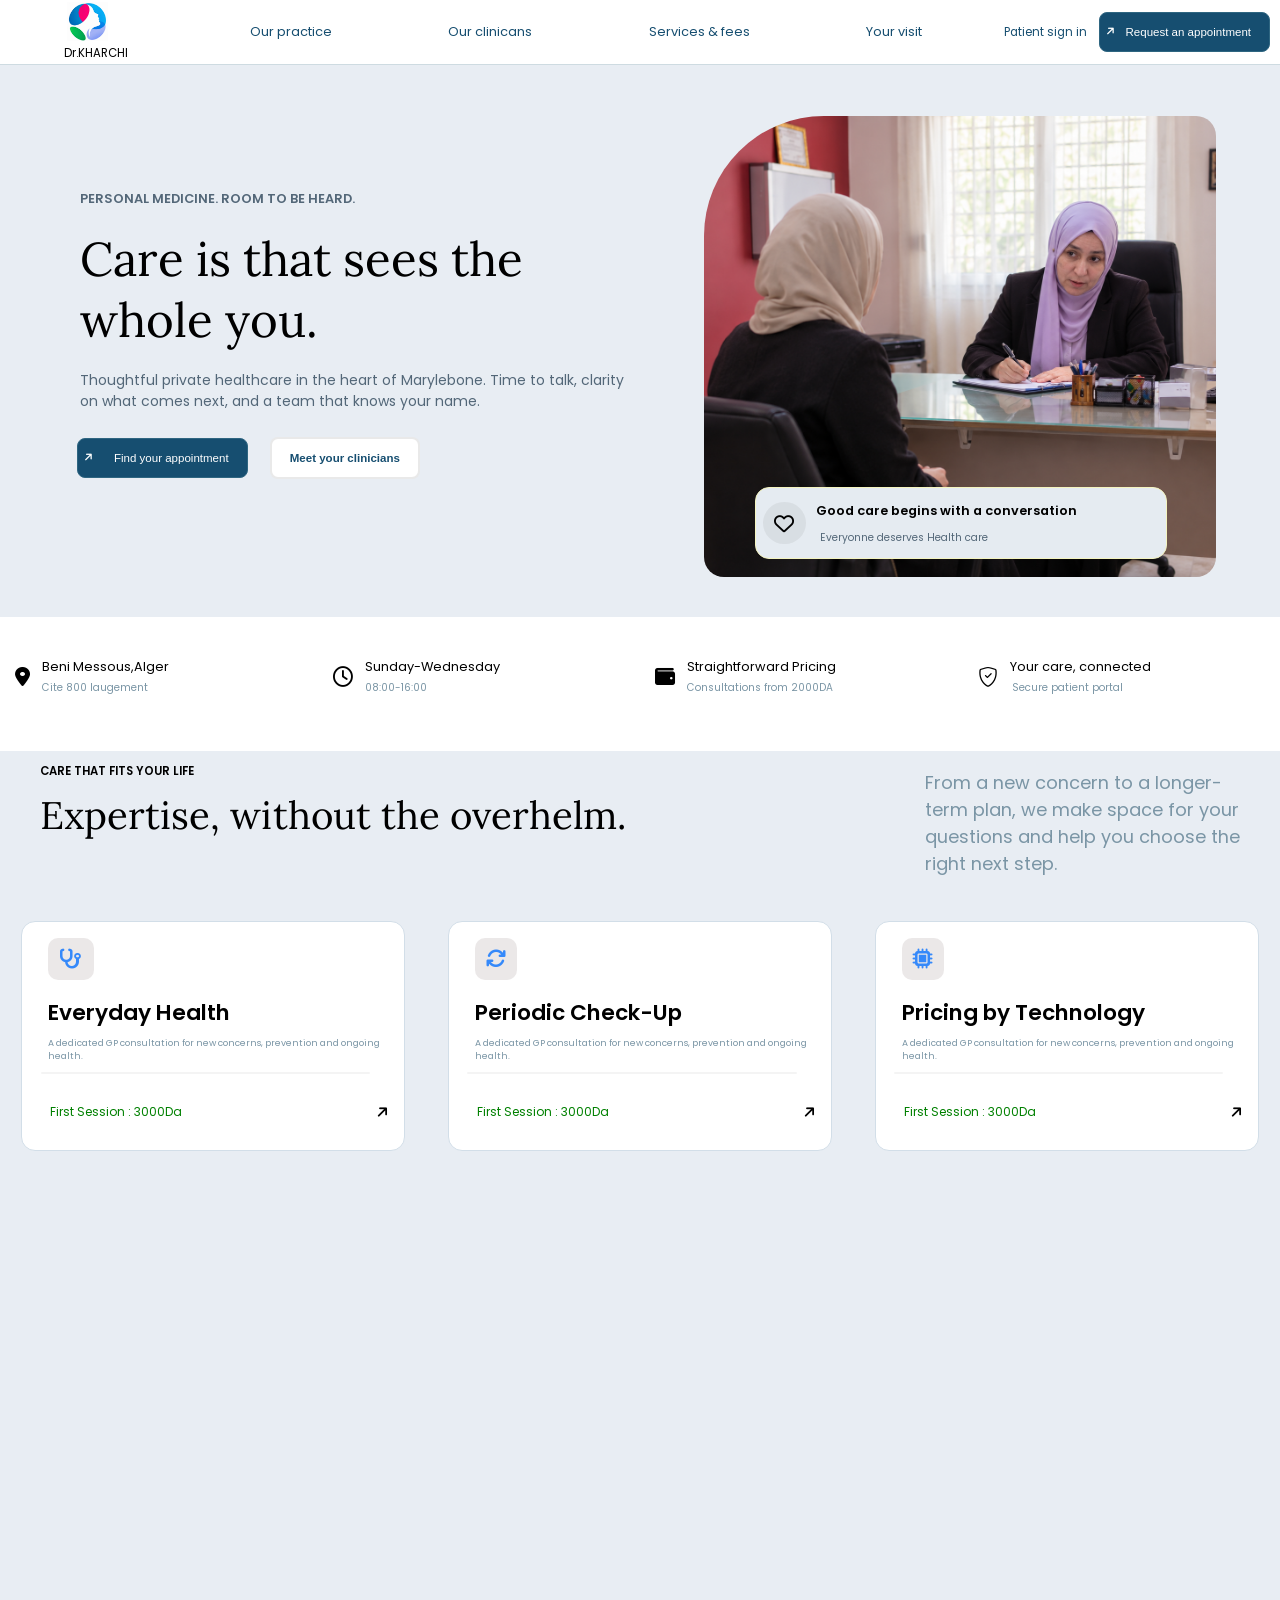
<file: index.html>
<!DOCTYPE html>
<html lang="en">
<head>
    <meta charset="UTF-8">
    <meta name="viewport" content="width=device-width, initial-scale=1.0">
    <title>Document</title>
    <link rel="stylesheet" href="Home/Css/Home-Style.css">
    <link rel="stylesheet" href="https://cdnjs.cloudflare.com/ajax/libs/font-awesome/6.7.2/css/all.min.css" crossorigin>
<link rel="preconnect" href="https://fonts.googleapis.com" crossorigin>
<link rel="preconnect" href="https://fonts.gstatic.com" crossorigin>
<link href="https://fonts.googleapis.com/css2?family=Archivo+Black&family=Archivo:ital,wght@0,100..900;1,100..900&family=BBH+Bartle&family=Bebas+Neue&family=Bungee&family=Cabin:ital,wght@0,400..700;1,400..700&family=Gravitas+One&family=Great+Vibes&family=Herr+Von+Muellerhoff&family=Isometra&family=Lobster&family=Lora:ital,wght@0,400..700;1,400..700&family=Monoton&family=Orbitron:wght@400..900&family=Permanent+Marker&family=Playfair+Display:ital,wght@0,400..900;1,400..900&family=Poppins:ital,wght@0,400;0,500;0,600;0,700;1,400&family=Press+Start+2P&family=Roboto+Flex:opsz,wght,XOPQ,XTRA,YOPQ,YTDE,YTFI,YTLC,YTUC@8..144,100..1000,96,468,79,-203,738,514,712&family=Roboto:ital,wght@0,100..900;1,100..900&family=Rubik+Mono+One&family=Russo+One&family=SN+Pro:ital,wght@0,200..900;1,200..900&family=Sekuya&display=swap" rel="stylesheet" crossorigin>
<link rel="stylesheet"  href="https://cdn.jsdelivr.net/npm/bootstrap-icons@1.11.3/font/bootstrap-icons.min.css" crossorigin>

</head>

<body>

<header>
<div class="FirstPart-Of-Header">
<div class="Logo-And-ClinicNameDiv">

    <div class="Logo"></div>
       <p  class="ClinicName ">Dr.KHARCHI</p>

</div>

<!--Navigation  bar for  phones-->

<div class="Bars-Text-Div">
    <i class="fa-solid fa-bars" ></i>
    <p>Menue</p>
</div>


<!--Navigation  bar for  phones-->





<nav  class="NavigationBar">

    <a href="">Our practice</a>

    <a href="">Our clinicans</a>

    <a href="">Services & fees</a>

    <a href="">Your visit</a>

</nav>

<div class="HeaderButtonsDiv">

    <a class="SignIn-Link" href="">Patient sign in</a>
    <button class="GetAppointmentBtn">
        <i class="fa-solid fa-arrow-up" style="transform:rotate(45deg);"></i>
        <p>Request an appointment</p>
    </button>
</div>
</div>


<div class="LinksDiv">
    <div class="Line"></div>
<a href="">Our practice</a>

<a href="">Contact</a>

<a href="" class="SignIn-onsmallScreens">
    <p>Patient sign in</p>
    <i   class="fa-solid fa-arrow-right"></i>
</a>
</div>


</header>


<main>

<section class="Cta-Section">
<div class="Cta">
    <div class="Left-Cta">
        
        
            <div class="First-Part">
                 <p class="FirstText">PERSONAL MEDICINE. ROOM TO BE HEARD.</p>
            
                 <h1>Care is that sees  the whole you.</h1>

                 <p class="LastText">Thoughtful private healthcare in the heart of Marylebone. Time to talk, clarity on what comes next, and a team that knows your name.</p>

            </div>

            <div class="ButtonsIn-Cta">

                  <button class="FindAppointment-Btn">
                       <i class="fa-solid fa-arrow-up" style="transform:rotate(45deg);"></i>
                     <p>Find your  appointment</p>
                </button>
                  
                  <button class="MeetBtn">
                    <p>Meet  your clinicians</p>
                    <div class="ScrollingHover"></div>
                  </button>
                  <p class="LetsMeet">Let's meet</p>
                   

            </div>
           
                   
               <div class="Last-Part">

               </div>

    </div>
    
    <div class="Right-Cta">

         <div class="DoctorsPic">
            <div class="Div-Innnside-TheCtaPic">
                <div class="HeartSticker">
                    <i class="fa-regular fa-heart"></i>
                </div>
                <div class="TextInside-CtaPic">
                    <p class="Text1">Good care begins with a conversation</p>
                    <p class="Text2">Everyonne deserves Health care</p>
                </div>
            </div>
         </div>

    </div>

</div>

</section>

<div class="Practice-Essentials">

<div class="Location">
    <div class="StickerDiv">
        <i class="fa-solid fa-location-dot"></i>
      
    </div>

         <div class="TextDiv">
            <p>Beni Messous,Alger</p>
            <p>Cite 800 laugement</p>
         </div>

</div>

<div class="Working-Days">
 <div class="StickerDiv">
        <i class="fa-regular fa-clock"></i>
      
    </div>

         <div class="TextDiv">
            <p>Sunday-Wednesday</p>
            <p>08:00-16:00</p>
         </div>
</div>


<div class="Straight-Pricing">

<div class="StickerDiv">
             <i class="fa-solid fa-wallet"></i>
      
    </div>

         <div class="TextDiv">
            <p>Straightforward Pricing</p>
            <p>Consultations from 2000DA</p>
         </div>

</div>



<div class="LastDiv">

<div class="StickerDiv">
        <i class="bi bi-shield-check"></i>
      
    </div>

         <div class="TextDiv">
            <p>Your care, connected</p>
            <p>Secure patient portal</p>
         </div>




</div>


</div>

<section class="Services-and-clinicians">


   <div class="Prices-AND-TechnologiesDiv">
          
        <div class="FirstDiv">
               <div class="TextsDiv">
                      <div class="TextDiv1">
                           <p>CARE THAT FITS YOUR LIFE</p>
                            <p>Expertise, without the overhelm.</p>
                       </div>

                   <div class="TextDiv2">
                       <p>From a new concern to a longer-term plan, we make space for your questions and help you choose the right next step.</p>
                   </div>

               </div>
           

             <div class="Pricing-TechnologiesCarousel">

                <div class="pricing">
                       <div class="Everyday-HealthCard">

                        <div class="StickerDiv">
                            <i class="fa-solid fa-stethoscope"></i>
                        </div>

                        <div class="First-TeextsDiv">
                            <p>Everyday Health</p>
                            <p>A dedicated GP consultation for new concerns, prevention and ongoing health.</p>
                        </div>

                        <div class="Teexts-and-btn">
                            <div class="Line2"></div>
                            <div class="Text-Arrow">
                                 <p class="SessionPrice">First Session : 3000Da</p>
                                 <i class="fa-solid fa-arrow-up" style="transform:rotate(45deg);"></i>
                            </div>
                        
                        </div>

                       </div>

                       <div class="Health-Reviews">
                          <div class="StickerDiv">
                            <i class="fa-solid fa-arrows-rotate"></i>
                        </div>

                        <div class="First-TeextsDiv">
                            <p>Periodic Check-Up</p>
                            <p>A dedicated GP consultation for new concerns, prevention and ongoing health.</p>
                        </div>

                        <div class="Teexts-and-btn">
                            <div class="Line2"></div>
                            <div class="Text-Arrow">
                                 <p class="SessionPrice">First Session : 3000Da</p>
                                 <i class="fa-solid fa-arrow-up" style="transform:rotate(45deg);"></i>
                            </div>
                        
                        </div>

                       </div>

                       <div class="TecknologiesDiv">
                         <div class="StickerDiv">
                            <i class="fa-solid fa-microchip"></i>
                        </div>

                        <div class="First-TeextsDiv">
                            <p>Pricing by Technology</p>
                            <p>A dedicated GP consultation for new concerns, prevention and ongoing health.</p>
                        </div>

                        <div class="Teexts-and-btn">
                            <div class="Line2"></div>
                            <div class="Text-Arrow">
                                 <p class="SessionPrice">First Session : 3000Da</p>
                                 <i class="fa-solid fa-arrow-up" style="transform:rotate(45deg);"></i>
                            </div>
                        
                        </div>

                       </div>
                </div>
                <div class="Technologies"></div>
             </div>

        </div>

        <div class="MiddleDiv"></div>

         <div class="LastDiv"></div>

   </div>


</section>


</main>




<footer>





</footer>
    
</body>






</html>
</file>
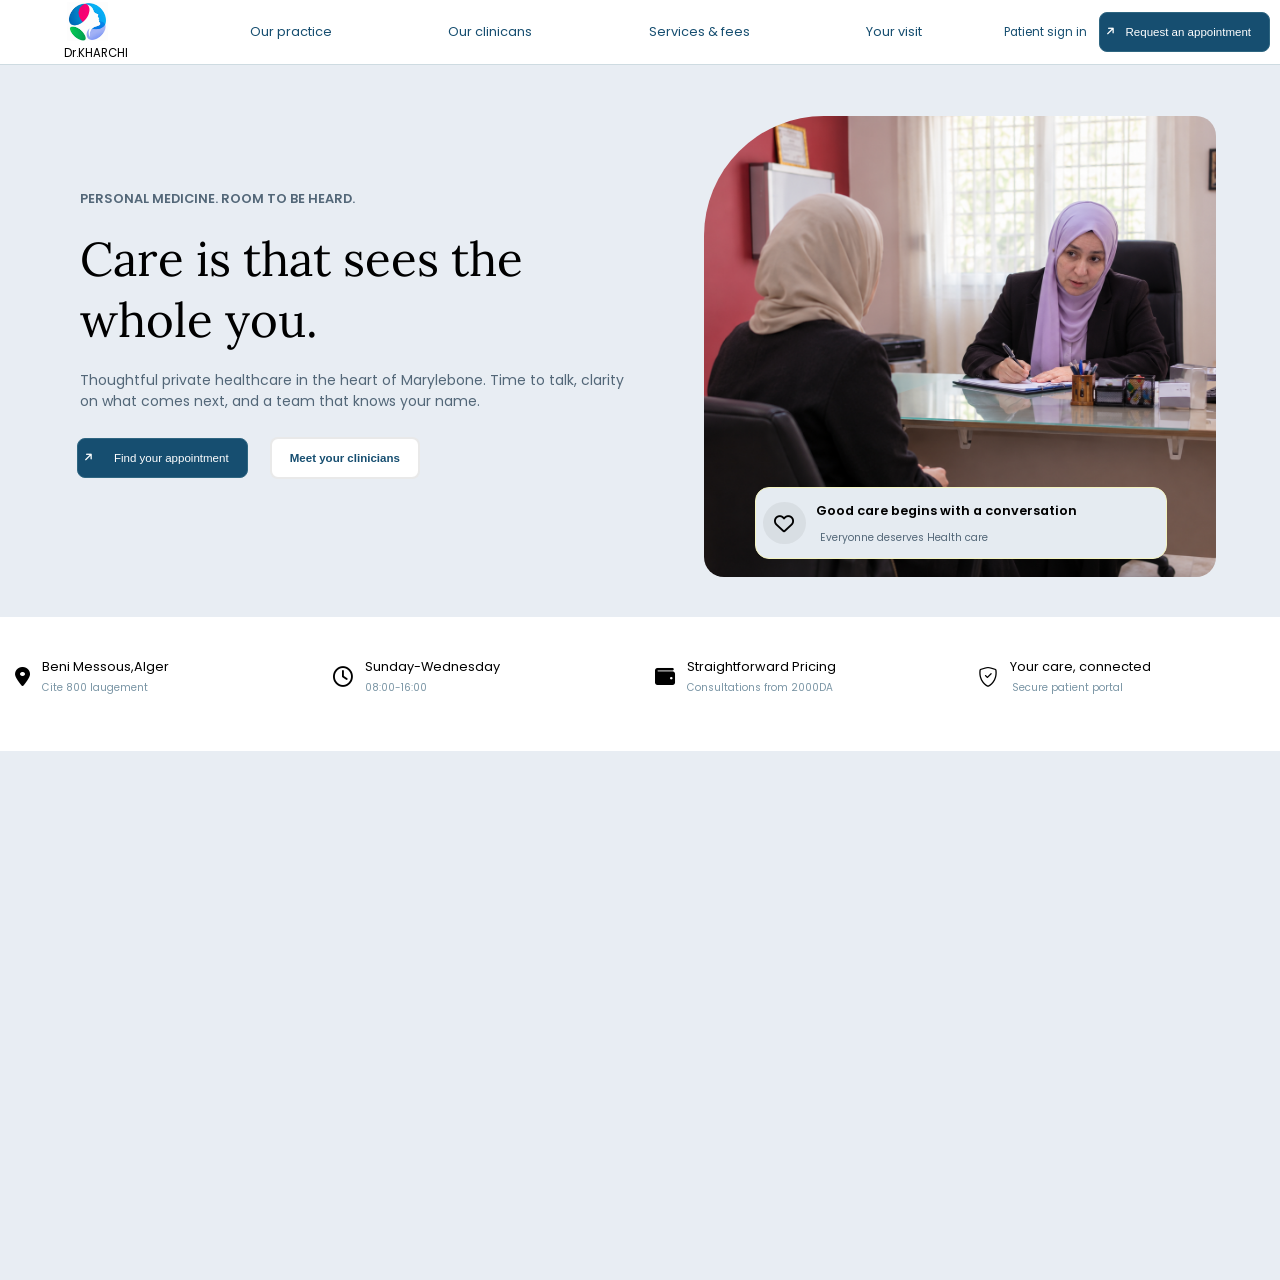
<file: Home/Html/index.html>
<!DOCTYPE html>
<html lang="en">
<head>
    <meta charset="UTF-8">
    <meta name="viewport" content="width=device-width, initial-scale=1.0">
    <title>Document</title>
    <link rel="stylesheet" href="../Css/Home-Style.css">
    <link rel="stylesheet" href="https://cdnjs.cloudflare.com/ajax/libs/font-awesome/6.7.2/css/all.min.css">
<link rel="preconnect" href="https://fonts.googleapis.com">
<link rel="preconnect" href="https://fonts.gstatic.com" crossorigin>
<link href="https://fonts.googleapis.com/css2?family=Archivo+Black&family=Archivo:ital,wght@0,100..900;1,100..900&family=BBH+Bartle&family=Bebas+Neue&family=Bungee&family=Cabin:ital,wght@0,400..700;1,400..700&family=Gravitas+One&family=Great+Vibes&family=Herr+Von+Muellerhoff&family=Isometra&family=Lobster&family=Lora:ital,wght@0,400..700;1,400..700&family=Monoton&family=Orbitron:wght@400..900&family=Permanent+Marker&family=Playfair+Display:ital,wght@0,400..900;1,400..900&family=Poppins:ital,wght@0,400;0,500;0,600;0,700;1,400&family=Press+Start+2P&family=Roboto+Flex:opsz,wght,XOPQ,XTRA,YOPQ,YTDE,YTFI,YTLC,YTUC@8..144,100..1000,96,468,79,-203,738,514,712&family=Roboto:ital,wght@0,100..900;1,100..900&family=Rubik+Mono+One&family=Russo+One&family=SN+Pro:ital,wght@0,200..900;1,200..900&family=Sekuya&display=swap" rel="stylesheet">
<link rel="stylesheet"
href="https://cdn.jsdelivr.net/npm/bootstrap-icons@1.11.3/font/bootstrap-icons.min.css">
</head>


<body>

<header>
<div class="FirstPart-Of-Header">
<div class="Logo-And-ClinicNameDiv">

    <div class="Logo"></div>
       <p  class="ClinicName ">Dr.KHARCHI</p>

</div>

<!--Navigation  bar for  phones-->

<div class="Bars-Text-Div">
    <i class="fa-solid fa-bars" ></i>
    <p>Menue</p>
</div>


<!--Navigation  bar for  phones-->





<nav  class="NavigationBar">

    <a href="">Our practice</a>

    <a href="">Our clinicans</a>

    <a href="">Services & fees</a>

    <a href="">Your visit</a>

</nav>

<div class="HeaderButtonsDiv">

    <a class="SignIn-Link" href="">Patient sign in</a>
    <button class="GetAppointmentBtn">
        <i class="fa-solid fa-arrow-up" style="transform:rotate(45deg);"></i>
        <p>Request an appointment</p>
    </button>
</div>
</div>


<div class="LinksDiv">
    <div class="Line"></div>
<a href="">Our practice</a>

<a href="">Contact</a>

<a href="" class="SignIn-onsmallScreens">
    <p>Patient sign in</p>
    <i   class="fa-solid fa-arrow-right"></i>
</a>
</div>


</header>


<main>

<section class="Cta-Section">
<div class="Cta">
    <div class="Left-Cta">
        
        
            <div class="First-Part">
                 <p class="FirstText">PERSONAL MEDICINE. ROOM TO BE HEARD.</p>
            
                 <h1>Care is that sees  the whole you.</h1>

                 <p class="LastText">Thoughtful private healthcare in the heart of Marylebone. Time to talk, clarity on what comes next, and a team that knows your name.</p>

            </div>

            <div class="ButtonsIn-Cta">

                  <button class="FindAppointment-Btn">
                       <i class="fa-solid fa-arrow-up" style="transform:rotate(45deg);"></i>
                     <p>Find your  appointment</p>
                </button>
                  
                  <button class="MeetBtn">
                    <p>Meet  your clinicians</p>
                    <div class="ScrollingHover"></div>
                  </button>
                  <p class="LetsMeet">Let's meet</p>
                   

            </div>
           
                   
               <div class="Last-Part">

               </div>

    </div>
    
    <div class="Right-Cta">

         <div class="DoctorsPic">
            <div class="Div-Innnside-TheCtaPic">
                <div class="HeartSticker">
                    <i class="fa-regular fa-heart"></i>
                </div>
                <div class="TextInside-CtaPic">
                    <p class="Text1">Good care begins with a conversation</p>
                    <p class="Text2">Everyonne deserves Health care</p>
                </div>
            </div>
         </div>

    </div>

</div>

</section>

<div class="Practice-Essentials">

<div class="Location">
    <div class="StickerDiv">
        <i class="fa-solid fa-location-dot"></i>
      
    </div>

         <div class="TextDiv">
            <p>Beni Messous,Alger</p>
            <p>Cite 800 laugement</p>
         </div>

</div>

<div class="Working-Days">
 <div class="StickerDiv">
        <i class="fa-regular fa-clock"></i>
      
    </div>

         <div class="TextDiv">
            <p>Sunday-Wednesday</p>
            <p>08:00-16:00</p>
         </div>
</div>


<div class="Straight-Pricing">

<div class="StickerDiv">
             <i class="fa-solid fa-wallet"></i>
      
    </div>

         <div class="TextDiv">
            <p>Straightforward Pricing</p>
            <p>Consultations from 2000DA</p>
         </div>

</div>



<div class="LastDiv">

<div class="StickerDiv">
        <i class="bi bi-shield-check"></i>
      
    </div>

         <div class="TextDiv">
            <p>Your care, connected</p>
            <p>Secure patient portal</p>
         </div>




</div>


</div>

<section class="">

</section>


</main>




<footer>





</footer>
    
</body>






</html>
</file>
<file: Home/Css/Home-Style.css>
html{
    font-size:20px;
    font-family: "Poppins",sans-serif;
}


:root{

 --MainBackground-Color:#e8edf3;

  --Header--BackgroundColor:white;

  --Main-Links-Buttons:#164E70;

     --SideGrey-Text-Color:#7a95a5;

     --CardsTittles:clamp(0.8rem,1.7vw,1.3rem);
}





body{
    display: flex;
    flex-direction: column;
    width: 100%;
    min-height: 100vw;
    margin:0;
    background-color: var(--MainBackground-Color);
    overflow-x: hidden;
}

header{
display: flex;
width: 100%;
height: clamp(3rem,5vw,5rem);
border-bottom:0.5px solid #2f66813c;
background-color: var(--Header--BackgroundColor);
}


.LinksDiv{
    display: none;
   
}


.Bars-Text-Div{

    display: none;
   
}



.FirstPart-Of-Header{
    display: flex;
    width: 100vw;
    height: 100%;
    justify-content: space-between;
    align-items: center;
}





.fa-solid.fa-bars{
    display: none;
}



main{

display: flex;
flex-direction: column;
width: 100%;

}


.Cta-Section{
    display: flex;
    width: 100%;

    padding-bottom: 2rem;
    overflow: hidden;
    box-sizing: border-box;
}




.Logo-And-ClinicNameDiv{
    
    display: flex;
    flex-direction: column;
    width: clamp(7rem,15vw,10rem);
    height: 100%;
    justify-content: center;
    align-items: center;

}



.NavigationBar{

display: flex;
flex: 1;
height: 100%;
min-width: 15rem;
   justify-content: space-around;
    align-items: center;
}



.NavigationBar a{
    text-decoration: none;
    color:var(--Main-Links-Buttons);
    font-size: clamp(0.5rem,1vw,1rem);
}





.HeaderButtonsDiv{

    display: flex;
    width:clamp(15rem,21vw,25rem);
    height: 100%;
    align-items: center;
     justify-content: flex-end;
     padding-right: 0.5rem;
     box-sizing: border-box;
     gap: 0.6rem;
     flex-grow: 0;
}



.GetAppointmentBtn{
    display: flex;
    width: fit-content;
    height: fit-content;
    align-items: center;
    
   
    border-radius: 0.4rem;
    border: 1px solid #2F6681;
    background-color: #164E70;
    cursor: pointer;
}

.GetAppointmentBtn:hover{
background-color: #35586C;
}


.GetAppointmentBtn p{

    font-size: clamp(0.45rem,0.9vw,0.8rem);
    color: white;
    margin: 0.6rem;

}




.GetAppointmentBtn i{

   font-size: clamp(0.4rem,0.8vw,0.6rem);
color: white;
margin: 0;

}




.SignIn-Link{
    text-decoration: none;
    color: #164E70;
       font-size: clamp(0.5rem,0.9vw,0.7rem);

}




.Logo{
    background-image: url("../../Photos/Logo.jpg");
    background-size: contain;
    background-repeat: no-repeat;
    width: 30%;
    height: 60%;
}



.ClinicName{
    font-size:clamp(0.5rem,0.9vw,0.65rem);
    margin: 0;
    margin-top: 0.2rem;
    text-align: center;
}



.Cta{
    display: flex;
    width: 100%;
    flex-wrap: wrap;
}


.Left-Cta{
    display: flex;
    flex-direction: column;
    flex: 1;
    min-width: 21rem;
    height: clamp(15rem,40vw,35rem);
justify-content: center;
padding-top: 4%;
box-sizing: border-box;

}


.Right-Cta{
    display: flex;
    flex: 1;
        min-width: 30rem;
     justify-content: center;
     align-items: end;
    height: clamp(15rem,40vw,35rem);
}


.DoctorsPic{
    position: relative;
    background-image: url("../../Photos/DoctorsPic.png");
    background-size: cover;
    background-position: center;
    width: 80%;
    height: 90%;
    border-top-right-radius: 1rem;
        border-top-left-radius: 6rem;

        border-bottom-left-radius: 1rem;
                border-bottom-right-radius: 1rem;
         
      }




.Div-Innnside-TheCtaPic{
    position: absolute;
    display: flex;
     width: 80%;
     height: 15%;
     bottom: 4%;
     left: 10%;
     border-radius: 0.7rem;
     border: 1px solid rgb(244, 244, 192);
     background-color: #e5ebf1;
}




.HeartSticker{
    display: flex;
    flex: 1;
    max-width: 9%;
    min-width: 2.5rem;
    height: 100%;

    justify-content: flex-end;
    align-items: center;
}

.HeartSticker i{
    padding-bottom: 0.5rem;
      padding-top: 0.62rem;
        padding-right: 0.6rem;
          padding-left: 0.57rem;
    border-radius: 1.5rem;
    align-self: center;
    height: fit-content;
       

    background-color:rgba(128, 128, 128, 0.131);
}


.TextInside-CtaPic{
     display: flex;
     flex-direction: column;
    flex: 1;
 justify-content: center;
    padding-left: 0.5rem;
    box-sizing: border-box;
}



.TextInside-CtaPic .Text1{
font-size:clamp(0.6rem,1vw,0.8rem);
margin-bottom: 0;
font-weight: 600;
}




.TextInside-CtaPic .Text2{
margin-top: 0.5rem;
font-size:clamp(0.4rem,0.8vw,0.7rem);
color: #536778;
padding-left:0.2rem;
box-sizing: border-box;
}



.First-Part{
    display: flex;
    flex-direction: column;
    width: 100%;
    height: fit-content;
    flex-wrap: wrap;
    padding-left: 4rem;
    box-sizing: border-box;
}




.First-Part .FirstText{
font-size:clamp(0.5rem,1vw,0.8rem);
font-weight: 600;
margin: 0;
color: #536778;
}



.First-Part h1{

font-size:clamp(2rem,3.7vw,4rem);
font-weight: 400;
  font-family: 'Lora', serif;
  margin-top:1rem;
  margin-bottom:1rem;
}


.First-Part .LastText{

font-size:clamp(0.7rem,1vw,1rem);
font-weight: 400;
margin: 0;
color: #536778;
}






.ButtonsIn-Cta{
    display: flex;
    width:70%;
    height:20%;
    align-items: center;
    padding-left:clamp(3.8rem,6vw,4rem);
    gap: 5%;
}




.FindAppointment-Btn{
position: relative;
     display: flex;
    width: fit-content;
    height: fit-content;
    align-items: center;
    gap: 0.5rem;
    
    border-radius: 0.4rem;
    border: 1px solid #2F6681;
    background-color: #164E70;
    cursor: pointer;
    transition: 0.5s ease;
      will-change: transform;   
      -webkit-font-smoothing: antialiased;       
}


.FindAppointment-Btn p{

    font-size: clamp(0.4rem,0.9vw,0.8rem);
    color: white;
    margin: 0.6rem;
}


.FindAppointment-Btn:hover{
background-color: #35586C;
box-shadow: 0 1px 36px #35586c77;
transform: translateY(-3px);
}




.FindAppointment-Btn i{

   font-size: clamp(0.4rem,0.8vw,0.6rem);
color: white;

}



.MeetBtn{
    position: relative;
     display: flex;
    width: fit-content;
    height: fit-content;
    align-items: center;
    gap: 0.5rem;
    
    border-radius: 0.4rem;
    border:2px solid rgba(163, 161, 161, 0.236);
        background-color:#fff;
    cursor: pointer;
      overflow: hidden;
    box-sizing: border-box;
}


.MeetBtn p{
    font-size: clamp(0.4rem,0.9vw,0.8rem);

      color: var(--Main-Links-Buttons);
      font-weight: 600;
      margin: 0.6rem;
      z-index: 1;
}


.ScrollingHover{
    position: absolute;
    background-color: #569ac5;
    width: 100%;
    height: 100%;
     left: 0;
transform: translateX(-101%);
transition: 0.7s ease;
z-index: 0;
}

.MeetBtn:hover .ScrollingHover{
transform: translateX(0);

}

.MeetBtn:hover p{

    color: #fff;

}


.LetsMeet{
        position: absolute;
        left: clamp(24rem,30vw,26rem);
       font-size: clamp(0.4rem,0.7vw,0.7rem);
       transform: translateY(20px);
       padding-left: 1.3rem;
         opacity: 0;
        color: green;
        transition: 0.6s  ease;
        box-sizing: border-box;
}


.MeetBtn:hover ~  .LetsMeet{
       transform: translateY(0);

opacity: 1;

}



.Practice-Essentials{
display: flex;
width: 100%;
justify-content: flex-end;

flex-wrap: wrap;
gap: 0.5rem;
background-color: #fff;
padding-bottom: 0.7rem;
box-sizing: border-box;
}




.Practice-Essentials .Location,.Working-Days,.Straight-Pricing,.LastDiv{
display: flex;
  flex: 1;
align-items: center;
    min-width: 6rem;
    max-width: 22rem;
    height: clamp(5rem,13vw,6rem);


}

.Practice-Essentials p{
    width: fit-content;
}

.Location .StickerDiv{
display: flex;
width: 10%;
min-width: 2rem;
height: 50%;
align-items: center;
justify-content: flex-end;
padding-right: 0.5rem;

box-sizing: border-box;
}


.Location .TextDiv{
    display: flex;
    flex-direction: column;
    flex: 1;
      
     box-sizing: border-box;
}

.Location .TextDiv p{
   
   margin: 0.1rem;
}


.Location .TextDiv p:nth-child(1){
   

      font-size: clamp(0.6rem,1vw,1rem);
}



.Location .TextDiv p:nth-child(2){
   
     font-size: clamp(0.4rem,0.8vw,0.7rem);
     color: var(--SideGrey-Text-Color);
}






.Working-Days .StickerDiv{
display: flex;
width: 10% !important;
height: 50%;
align-items: center;
justify-content: flex-end;
padding-right: 0.5rem;
min-width: 2rem;
box-sizing: border-box;
}


.Working-Days .TextDiv{
    display: flex;
    flex-direction: column;
    flex: 1;

     box-sizing: border-box;
}

.Working-Days  .TextDiv p{
   
   margin: 0.1rem;
}


.Working-Days  .TextDiv p:nth-child(1){

      font-size: clamp(0.6rem,1vw,1rem);
}



.Working-Days  .TextDiv p:nth-child(2){
   
     font-size: clamp(0.4rem,0.8vw,0.7rem);
          color: var(--SideGrey-Text-Color);

}






.Straight-Pricing .StickerDiv{
display: flex;
width: 10% !important;
height: 50%;
align-items: center;
justify-content: flex-end;
padding-right: 0.5rem;
min-width: 2rem;
box-sizing: border-box;
}


.Straight-Pricing .TextDiv{
    display: flex;
    flex-direction: column;
    flex: 1;

     box-sizing: border-box;
}

.Straight-Pricing  .TextDiv p{
   
   margin: 0.1rem;
}


.Straight-Pricing  .TextDiv p:nth-child(1){
   
      font-size: clamp(0.6rem,1vw,1rem);
}



.Straight-Pricing  .TextDiv p:nth-child(2){
   
     font-size: clamp(0.4rem,0.8vw,0.7rem);
          color: var(--SideGrey-Text-Color);

}








.LastDiv .StickerDiv{
display: flex;
width: 10% !important;
height: 50%;
align-items: center;
justify-content: flex-end;
padding-right: 0.5rem;
min-width: 2rem;
box-sizing: border-box;
}


.LastDiv .TextDiv{
    display: flex;
    flex-direction: column;
    flex: 1;

     box-sizing: border-box;
}

.LastDiv .TextDiv p{
   
   margin: 0.1rem;
}


.LastDiv  .TextDiv p:nth-child(1){
   
      font-size: clamp(0.6rem,1vw,1rem);
}



.LastDiv  .TextDiv p:nth-child(2){
   
     font-size: clamp(0.4rem,0.8vw,0.7rem);
          color: var(--SideGrey-Text-Color);
    padding-left: 0.1rem;
    box-sizing: border-box;
}








.Services-and-clinicians{

display: flex;
flex-direction: column;
width: 100%;
min-height: 100vh;
}


.Prices-AND-TechnologiesDiv{
    display: flex;
    flex-direction: column;
    width: 100%;
    height:fit-content;
   
}



.Prices-AND-TechnologiesDiv .FirstDiv{

    display: flex;
    flex-direction: column;
    width: 100%;
       height: fit-content;
       

}


.TextsDiv{
    display: flex;
    width: 100%;
    height: fit-content;
    padding-bottom: 0.8rem;
}



.Prices-AND-TechnologiesDiv .FirstDiv  .TextsDiv  .TextDiv1{

    display: flex;
    flex-direction: column;
     width: 70%;
     height: fit-content;
    padding-left: 2rem;
    box-sizing: border-box;
flex-wrap: wrap;
}


.Prices-AND-TechnologiesDiv .FirstDiv .TextsDiv  .TextDiv1 p:nth-child(1){

    font-size: clamp(0.5rem,0.9vw,0.9rem);
    font-weight: 600;
    margin-bottom: 0;
}

.Prices-AND-TechnologiesDiv .FirstDiv .TextsDiv  .TextDiv1 p:nth-child(2){

   font-size: clamp(1.2rem,3vw,2.5rem);
 font-family: 'Lora', serif ;
    margin-top: 0.5rem;
      margin-bottom: 0;
}






.Prices-AND-TechnologiesDiv .FirstDiv .TextsDiv .TextDiv2{

    display: flex;
   
     width: 30%;
    flex: 1;
     
     justify-content: center;
    align-items: center;

}





.Prices-AND-TechnologiesDiv .FirstDiv .TextsDiv .TextDiv2 p{

    width: 85%;
    font-size: clamp(0.68rem,1.4vw,0.9rem);
    color: var(--SideGrey-Text-Color);

}


.Pricing-TechnologiesCarousel{

display: flex;
width: 100%;
height: fit-content;
overflow: hidden;
flex-wrap: wrap;
}




.pricing{

    display: flex;
    width:100%;
    height: fit-content;
      padding-top:0.5rem;
            padding-bottom:0.5rem;
flex-wrap: wrap;

    justify-content: space-around;
}


.Everyday-HealthCard,.Health-Reviews,.TecknologiesDiv{
    display: flex;
    flex-direction: column;
    width: clamp(10rem,30vw,27rem);
    height:clamp(10rem,18vw,13rem);
    overflow: hidden;
    border-radius: 0.7rem;
    box-sizing: border-box;
    background-color: #fff;
     border: 1px solid #d2dee8;
    flex-shrink: 0;
       
}


.Everyday-HealthCard .StickerDiv{
    display: flex;
    width: 100%;
     height: fit-content ;
   padding-left:0.5rem;
   box-sizing: border-box;
}

.Health-Reviews .StickerDiv{
    display: flex;
    width: 100%;
     height: fit-content ;
   padding-left:0.5rem;
   box-sizing: border-box;
}

.TecknologiesDiv .StickerDiv{
    display: flex;
    width: 100%;
     height: fit-content ;
   padding-left:0.5rem;
   box-sizing: border-box;
}





.fa-solid.fa-stethoscope,.fa-solid.fa-microchip,.fa-solid.fa-arrows-rotate{
    
    background-color: rgba(211, 205, 205, 0.454);
   padding: 3%;
   height: fit-content;
   width: fit-content;
   border-radius: 0.5rem;
    margin: 0.8rem;
    color: rgba(0, 110, 255, 0.777);
    
}



.First-TeextsDiv{
    display: flex;
    flex-direction: column;
    width: 100%;
    height: fit-content;
padding-left: 1.3rem;
box-sizing: border-box;
}



.First-TeextsDiv  p:nth-child(1){
    
    font-size: var(--CardsTittles);
    font-weight: 600;
    margin-bottom: 0;
        margin-top: 0;

}



.First-TeextsDiv  p:nth-child(2){
    
    font-size: clamp(0.45rem,0.7vw,0.9rem);
      color: var(--SideGrey-Text-Color);
    margin-top: 0.4rem;
    width: 95%;
}



.Teexts-and-btn{
    display: flex;
    flex-direction: column;
    flex: 1;
    align-items: center;
    justify-content: space-around;
      padding-right: 0.8rem;
      box-sizing: border-box;
}


.Teexts-and-btn .Line2{
    width:90%;
    height: 2px;
    margin: 0;
    border-radius: 2rem;
    background-color:rgba(128, 128, 128, 0.085);
}


.SessionPrice{
    font-size: clamp(0.4rem,0.8vw,0.8rem);
}




.Text-Arrow{
display: flex;
width: 100%;
flex: 1;
align-items: center;
justify-content: space-between;
padding-left:1.1rem;

box-sizing: border-box;
}


.Text-Arrow i{


height: fit-content;
width: fit-content;

font-size:clamp(0.7rem,1vw,1rem);
cursor: pointer;
}




.Text-Arrow:has(.fa-solid.fa-arrow-up:hover) .SessionPrice{

background-color: green !important;
color: #fff;

}



.Text-Arrow p{


font-size: clamp(0.6rem,0.8vw,0.9rem);
color: green;
padding: 0.3rem;
border-radius: 0.5rem;
transition: 0.5s ease;


}












@media (max-width:1320px){

    .LetsMeet{
   
        left: clamp(21.5rem,25vw,36rem);
     
}


}

@media (max-width:1135px){

    .LetsMeet{
   
  left: clamp(20rem,25vw,26rem);     
}


.fa-solid.fa-bars{
    display: none;
}


}




@media (max-width:1020px){




.DoctorsPic{
  
    width: 80%;
    height: 100%;
   
         
      }


    .LetsMeet{
   
        left: clamp(22rem,29vw,29rem);
     
}

.FirstText{
    text-align: center;
}

.First-Part h1{
    text-align: center;
}

.First-Part .LastText{
   align-self: center;
   text-align: center;
    width: 50%;
}


.First-Part{
    padding-left: 0;
}




.ButtonsIn-Cta{

width: 100%;
justify-content: center;
padding-left: 0.5rem;
}

.FindAppointment-Btn,.MeetBtn{
    border-radius: 1rem;
 
}

.FindAppointment-Btn{
        background-color: #164E70;

}


.MeetBtn  p{
    margin-left: 1.4rem;
      margin-right: 1.4rem;
         margin-top: 0.65rem;
      margin-bottom: 0.65rem;
}


.LetsMeet{
    display: none;
}


.Left-Cta{
     height: clamp(15rem,30vw,30rem);
      padding-left: 0;
    gap: 0.5rem;
}


.fa-solid.fa-bars{
    display: none;
}



.Div-Innnside-TheCtaPic{
     width: 60%;
     height: 20%;
     bottom: 4%;
     left: 22%;
}




}




@media (max-width:816px){

.NavigationBar{
 display: none;
}


header{
    flex-direction: column;
    justify-content: space-between;
    min-height: 7rem;
    align-items: flex-start;
    flex-shrink: 1;
}




.FirstPart-Of-Header{
    display: flex;
    width: 100vw;
    height: 50%;
    justify-content: space-between;
    align-items: center;
}




.Logo-And-ClinicNameDiv{
    
   
    gap: 0;
    width: clamp(4rem,15vw,10rem);
    height: 80%;
    align-items: center;
box-sizing: border-box;
}




.Logo{

    width: 2rem;
    height: 80%;
}



.Logo-And-ClinicNameDiv p{
    
     margin-top: 0rem;
     line-height: 0.3rem;
    text-align: center;
    

}


.Line{
    position: absolute;

   top: 0.4rem;
    width: 50%;
    height: 1px;
    background-color: rgba(0, 0, 0, 0.144);
}





.LinksDiv{
    position: relative;
    display: flex;
    width: 100%;
    flex: 1;
    align-items: center;
    justify-content: space-evenly;

}


.LinksDiv a{
    text-decoration: none;
    color:var(--Main-Links-Buttons);
    font-size: medium;
}



.SignIn-onsmallScreens{
    display: flex;
    align-items: center;
    gap: 0.5rem;
     
}


.Div-Innnside-TheCtaPic{

     width: 60%;
     height: 20%;
     bottom: 4%;
     left: 22%;

}


.TextInside-CtaPic .Text1{
    font-size:clamp(0.5rem,1vw,0.8rem);
}



.TextInside-CtaPic .Text2{
margin-top: 0.26rem;

}



.HeaderButtonsDiv{
    display: none;
}



.Bars-Text-Div{

    display: flex;
    width: fit-content;
    height: fit-content;
    align-items: center;
    gap: 0.5rem;
    padding-right: 1rem;
    box-sizing: border-box;
}


.Bars-Text-Div p{

   font-size: medium;
}




.fa-solid.fa-bars{
    display: flex;
    

    font-size:clamp(1rem,4vw,3rem);
 
    padding: 0.3rem;
    border-radius: 0.4rem;
    cursor: pointer;
    transition: 0.3s ease;
    border: 1px solid transparent;
}


.fa-solid.fa-bars:hover{
    border-color: rgb(5, 143, 241);
    background-color: rgba(0, 0, 255, 0.098);
}



.DoctorsPic{
    width: 90%;
    height: 100%;

}

.Right-Cta{
     height: clamp(18rem,40vw,35rem);

}


}



@media (max-width:695px){

    .First-Part h1{
        font-size:clamp(1.6rem,2vw,2rem);
        
    }

    .pricing{
        flex-direction: column;
        align-items: center;
        gap: 0.5rem;
    }

    .Everyday-HealthCard,.Health-Reviews,.TecknologiesDiv{
      width:80vw;
    height:clamp(12rem,20vw,20rem);
   
}




.First-TeextsDiv  p:nth-child(1){
    
    font-size: 1rem;
    font-weight: 600;
    margin-bottom: 0;
        margin-top: 0;

}



.First-TeextsDiv  p:nth-child(2){
    
    font-size: 0.75rem;
      color: var(--SideGrey-Text-Color);
    margin-top: 0.4rem;
    width: 95%;
}


}





@media (max-width:600px){


.LinksDiv a{
    text-decoration: none;
    color:var(--Main-Links-Buttons);
    font-size: small;
}




.Left-Cta{
 flex: 1;
 min-width: 15rem;
 height:fit-content;
}



.FirstText{
    text-align: start;
    padding-top: 1rem;
        margin-bottom: 0;
   box-sizing: border-box;
   
}

.First-Part h1{
    text-align: start;
    margin-top: 0rem;
    margin-bottom: 0.4rem;
      font-size:xx-large;
      
       width: 89%;

}

.First-Part .LastText{
   align-self: flex-start;
   text-align: start;
    width: 75%;
    min-width: 12rem;
font-size:small;
}

.Cta{
    gap: 0.9rem;
}


.First-Part{
    padding-left: 0.8rem;
}


.ButtonsIn-Cta{
    flex-direction: column;
    width: 100%;
    align-items: center;
    height: fit-content;
    gap: 0.7rem;


    box-sizing: border-box;
}

 .FindAppointment-Btn{
    position: relative;
    justify-content: center;
    border-radius: 0.3rem;
    width: 90%;
    gap: 0;
    
}



.MeetBtn{
        width: 91%;
      justify-content: center;
    border-radius: 0.37rem;
}




 .FindAppointment-Btn p{

font-size:medium;
    border-radius: 0.3rem;
    width: 90%;
    margin-left: 0;
    
}


 .FindAppointment-Btn i{
   position: absolute;
font-size:medium;
right:3rem;
   
}




 .MeetBtn p{
 margin: 0.6rem;
    border-radius: 0.37rem;
    font-size:medium;

}



.Right-Cta{
  
    flex: 1;
        min-width: 15rem;
    height: clamp(18rem,40vw,35rem);
    align-items: flex-start;

}


.DoctorsPic{
    width: 95vw;
    height: 100%;
 

}


.Div-Innnside-TheCtaPic div:has(i){
display: none;
}


.Div-Innnside-TheCtaPic{
border-radius: 0.4rem;
width: 70%;
height: fit-content;
left: 16%;

}


.TextInside-CtaPic .Text1{
font-size:2.5vw;
}

.TextInside-CtaPic .Text2{
    font-size: 2.4vw;
    padding-left: 0;
}


}



@media (max-width:772px){

    
.DoctorsPic{
  
    border-top-right-radius: 0.8rem;
        border-top-left-radius: 4rem;

        border-bottom-left-radius: 0.8rem;
                border-bottom-right-radius: 0.8rem;

}

.Bars-Text-Div p{

 font-size:small;
}


.Practice-Essentials div{
 justify-content: center;
}



.Practice-Essentials div{

min-width: 26rem;

    
}


   .Practice-Essentials {

flex-direction: column;
align-items: center;
gap: 1.5rem;
padding-top: 0.5rem;
padding-left: 0.5rem;
box-sizing: border-box;
}



    .Practice-Essentials div{

 justify-content: flex-start;
min-width:0;
width:80%;

}


.Location,.Working-Days,.Straight-Pricing,.LastDiv{
background-color: #164d700c;
border-radius: 0.5rem;
padding: 0.2rem;

}





.Prices-AND-TechnologiesDiv .FirstDiv .TextsDiv{

   flex-direction: column;
   align-items: center;

}


.Prices-AND-TechnologiesDiv .FirstDiv .TextsDiv .TextDiv1{
text-align: center;
width: 80%;
padding: 0;
}






.Prices-AND-TechnologiesDiv .FirstDiv .TextsDiv .TextDiv2{

   width: 80%;
   text-align: center;

}





}





@media (max-width:460px){


   .Practice-Essentials {

gap: 0.7rem;
align-items: flex-start;

}





.Location,.Working-Days,.Straight-Pricing,.LastDiv{
background-color: transparent;
align-items: flex-start;
}





.Prices-AND-TechnologiesDiv .FirstDiv .TextsDiv{

   flex-direction: column;
   align-items: flex-start;
  
   box-sizing: border-box;
padding-top: 0.8rem;

}





.Prices-AND-TechnologiesDiv .FirstDiv .TextsDiv .TextDiv1{
text-align: start;
width: 80%;

 padding-left: 0.9rem;
}



.Prices-AND-TechnologiesDiv .FirstDiv  .TextsDiv .TextDiv1 p:nth-child(2){

margin-bottom: 0.3rem;
margin-top: 0.8rem;
 
}




.Prices-AND-TechnologiesDiv .FirstDiv .TextsDiv .TextDiv2{

   width: 80%;
   text-align: start;
 padding-left: 0.9rem;
  justify-content: flex-start;

}



.Everyday-HealthCard,.Health-Reviews,.TecknologiesDiv{
  
  
    height:clamp(10rem,20vw,14rem);
  
}





.First-TeextsDiv  p:nth-child(1){
    
    font-size: 0.8rem;
    font-weight: 600;
    margin-bottom: 0;
        margin-top: 0;

}



.First-TeextsDiv  p:nth-child(2){
    
    font-size: 0.5rem;
      color: var(--SideGrey-Text-Color);
    margin-top: 0.4rem;
    width: 95%;
}



}
</file>
